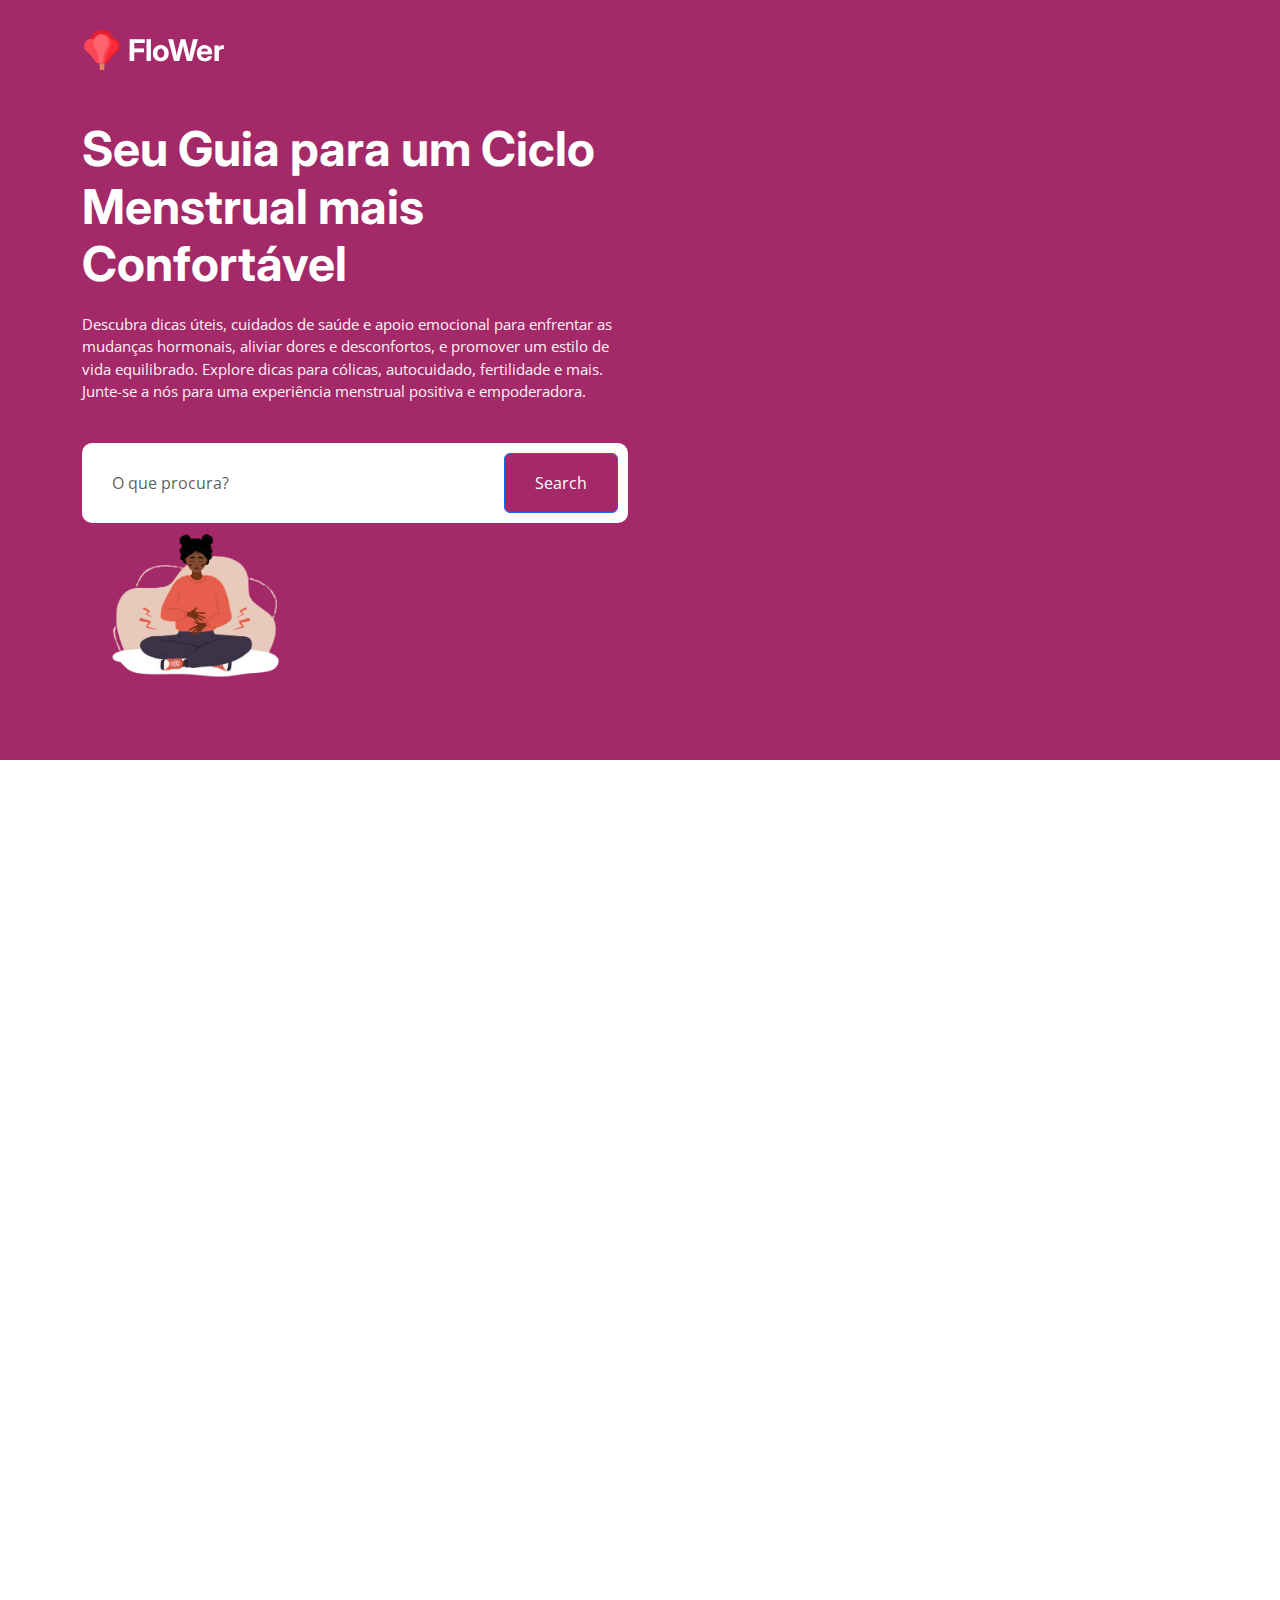
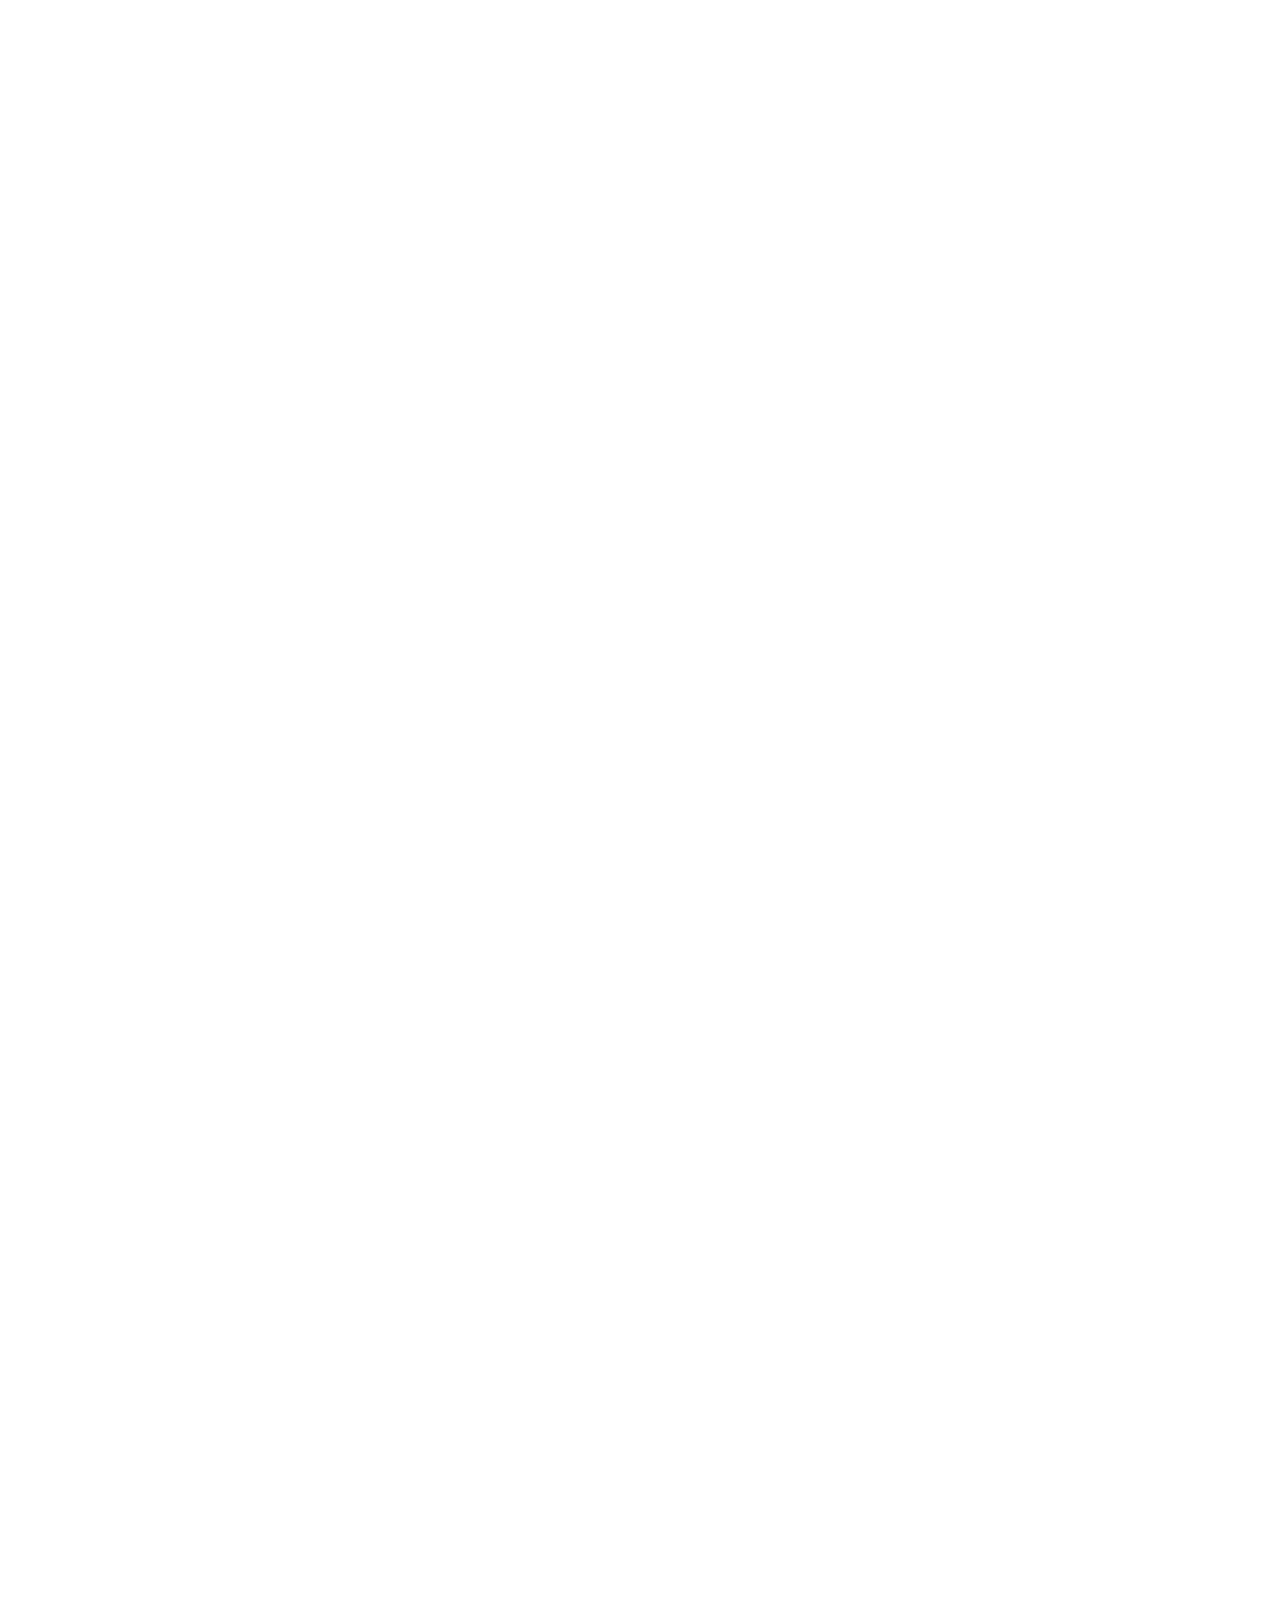
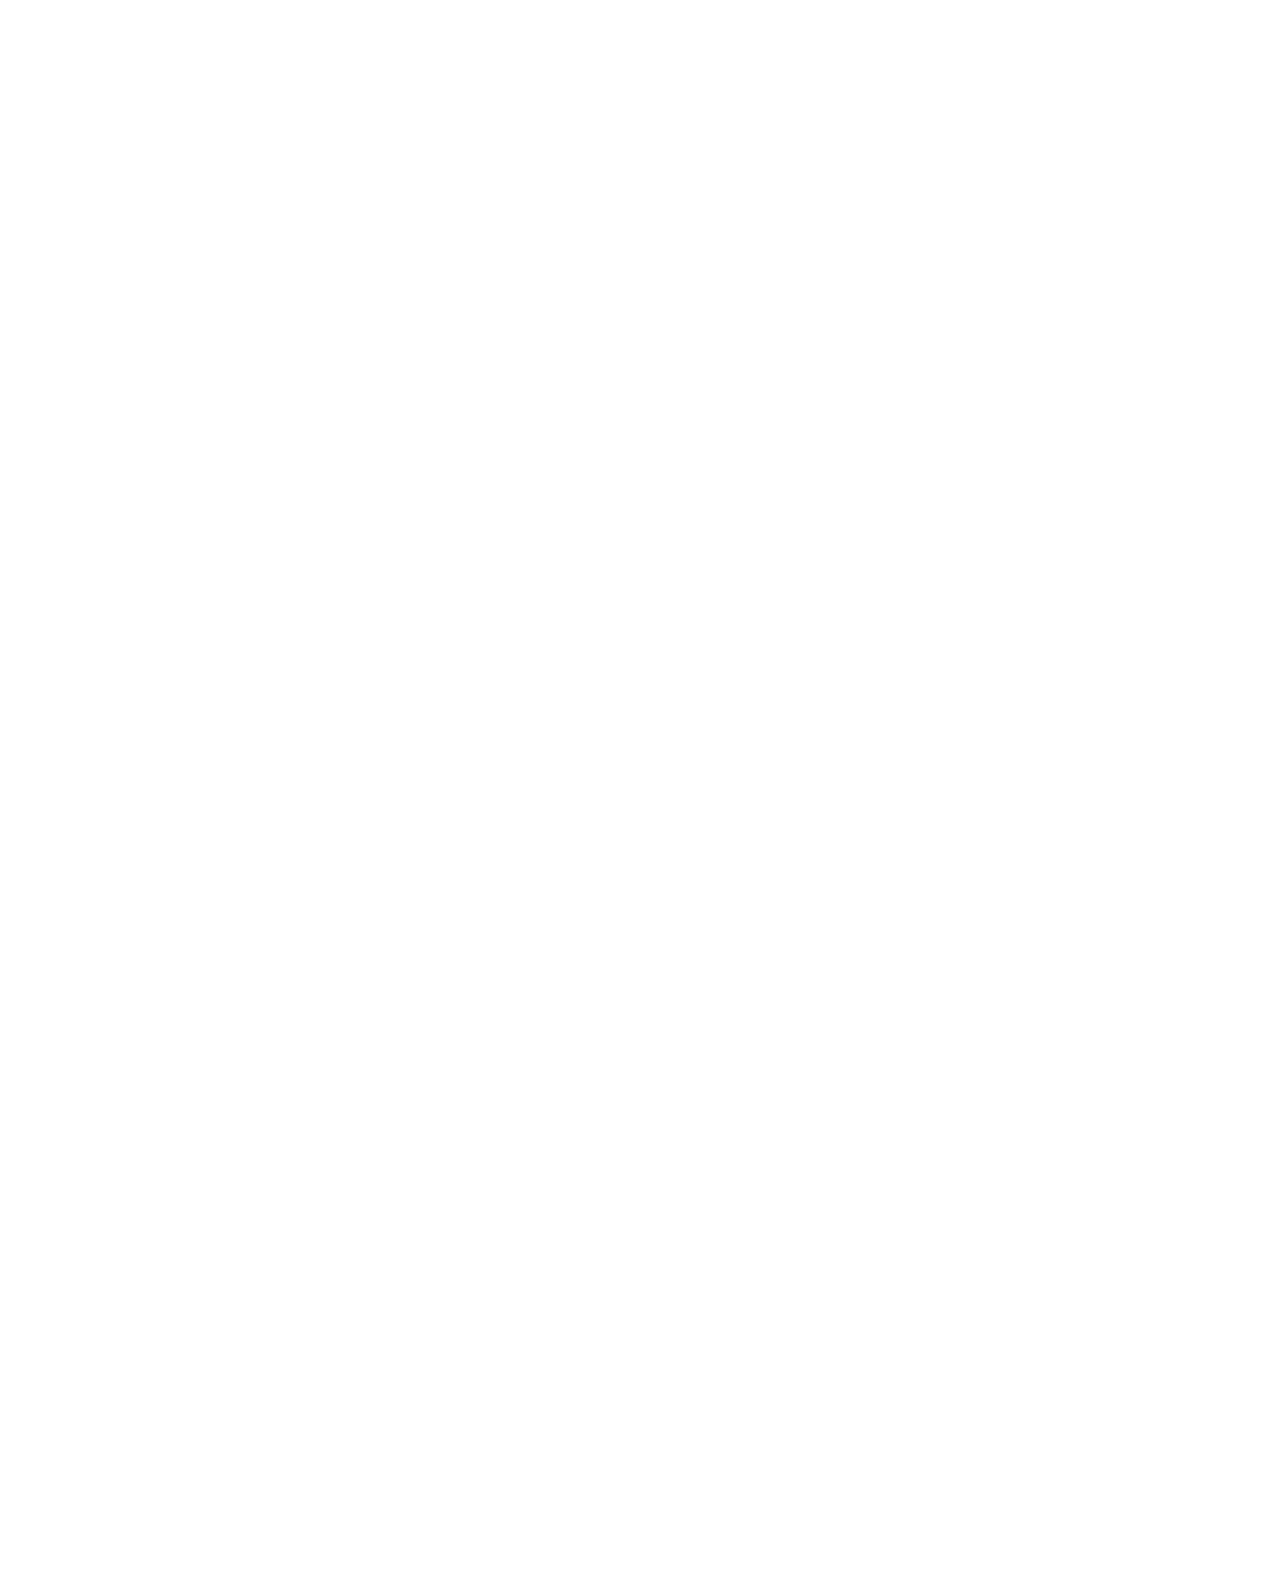
<file: index.html>
<!DOCTYPE html>
<html lang="en">

<head>
  <meta charset="utf-8">
  <meta content="width=device-width, initial-scale=1.0" name="viewport">

  <title>FloWer</title>
  <meta content="" name="description">
  <meta content="" name="keywords">
  <meta name="theme-color" content="#A52968">

  <!-- Favicons -->
  <link href="assets/img/favicon.png" rel="icon">
  <link href="assets/img/apple-touch-icon.png" rel="apple-touch-icon">

  <!-- Google Fonts -->
  <link rel="preconnect" href="https://fonts.googleapis.com">
  <link rel="preconnect" href="https://fonts.gstatic.com" crossorigin>
  <link href="https://fonts.googleapis.com/css2?family=Open+Sans:ital,wght@0,300;0,400;0,500;0,600;0,700;1,300;1,400;1,600;1,700&family=Poppins:ital,wght@0,300;0,400;0,500;0,600;0,700;1,300;1,400;1,500;1,600;1,700&family=Inter:ital,wght@0,300;0,400;0,500;0,600;0,700;1,300;1,400;1,500;1,600;1,700&display=swap" rel="stylesheet">

  <!-- Vendor CSS Files -->
  <link href="assets/vendor/bootstrap/css/bootstrap.min.css" rel="stylesheet">
  <link href="assets/vendor/bootstrap-icons/bootstrap-icons.css" rel="stylesheet">
  <link href="assets/vendor/fontawesome-free/css/all.min.css" rel="stylesheet">
  <link href="assets/vendor/glightbox/css/glightbox.min.css" rel="stylesheet">
  <link href="assets/vendor/swiper/swiper-bundle.min.css" rel="stylesheet">
  <link href="assets/vendor/aos/aos.css" rel="stylesheet">

  <!-- Template Main CSS File -->
  <link href="assets/css/main.css" rel="stylesheet">

  <!--manifest-->
  <link rel="manifest" href="manifest.json">
</head>

<body>

  <!-- ======= Header ======= -->
  <header id="header" class="header d-flex align-items-center fixed-top">
    <div class="container-fluid container-xl d-flex align-items-center justify-content-between">

      <a href="index.html" class="logo d-flex align-items-center"> <img src="assets\img\team\christmas-cyclamen.png"> 
        <h1>FloWer</h1>
      </a>

    </div>
  </header><!-- End Header -->
  <!-- End Header -->

  <!-- ======= Hero Section ======= -->
  <section id="hero" class="hero d-flex align-items-center">
    <div class="container">
      <div class="row gy-4 d-flex justify-content-between">
        <div class="col-lg-6 order-2 order-lg-1 d-flex flex-column justify-content-center">
          <h2 data-aos="fade-up">Seu Guia para um Ciclo Menstrual mais Confortável</h2>
          <p data-aos="fade-up" data-aos-delay="100">Descubra dicas úteis, cuidados de saúde e apoio emocional para enfrentar as mudanças hormonais, aliviar dores e desconfortos, e promover um estilo de vida equilibrado. Explore dicas para cólicas, autocuidado, fertilidade e mais. Junte-se a nós para uma experiência menstrual positiva e empoderadora.</p>

          <form action="#" class="form-search d-flex align-items-stretch mb-3" data-aos="fade-up" data-aos-delay="200">
            <input type="text" class="form-control" placeholder="O que procura?">
            <button type="submit" class="btn btn-primary">Search</button>
          </form>

          <div class="row gy-4" data-aos="fade-up" data-aos-delay="400">
        </div>

        <div class="col-lg-5 order-1 order-lg-2 hero-img" data-aos="zoom-out">
         <img src="assets\img\team\fotoo.jpg" class="img-fluid mb-3 mb-lg-0" alt=""> 
        </div>

      </div>
    </div>
  </section><!-- End Hero Section -->

  <main id="main">

    <!-- ======= Featured Services Section ======= -->
    <section id="featured-services" class="featured-services">
      <div class="container">

        <div class="row gy-4">

          <div class="col-lg-4 col-md-6 service-item d-flex" data-aos="fade-up">
            <div class="icon flex-shrink-0"><img src="assets\img\team\menstrual-cycle (2).png" style="width: 50px; height: 50px;"></div>
            <div>
              <h4 class="title">Guia de Bem-Estar Menstrual</h4>
              <p class="description">Registre o inicio e o fim de cada periodo menstrual, sintomas pré-menstruais, colicas e alterações de humor para obter seu calendario personalizado.</p>
              <a href="#features1" class="readmore stretched-link"><span>Clique aqui</span><i class="bi bi-arrow-right"></i></a>
            </div>
          </div>
          <!-- End Service Item -->

          <div class="col-lg-4 col-md-6 service-item d-flex" data-aos="fade-up" data-aos-delay="100">
            <div class="icon flex-shrink-0"><img src="assets\img\team\world-diabetes-day.png" style="width: 50px; height: 50px;"></div>
            <div>
              <h4 class="title">Profissionais de Saúde</h4>
              <p class="description">Acesse orientações valiosas de profissionais de saúde para melhorar sua experiência com as irritabilidades do seu ciclo menstrual. Este recurso oferece insights médicos e conselhos práticos para gerenciar os sintomas menstruais de forma eficaz e saudável.</p>
              <a href="#features2" class="readmore stretched-link"><span>Clique aqui</span><i class="bi bi-arrow-right"></i></a>
            </div>
          </div><!-- End Service Item -->

          <div class="col-lg-4 col-md-6 service-item d-flex" data-aos="fade-up" data-aos-delay="200">
            <div class="icon flex-shrink-0"><img src="assets\img\team\menstruation (1).png" style="width: 50px; height: 50px;"></div>
            <div>
              <h4 class="title">Depoimentos e Experiências</h4>
              <p class="description">Explore depoimentos reais e experiências compartilhadas por outras pessoas que identificaram seus dias mais férteis e aprenderam a planejar ou evitar a gravidez de forma eficaz. Este recurso oferece insights práticos e histórias inspiradoras para ajudá-lo a navegar em seu próprio ciclo menstrual com confiança.</p>
              <a href="#features3" class="readmore stretched-link"><span>Clique aqui</span><i class="bi bi-arrow-right"></i></a>
            </div>
          </div><!-- End Service Item -->

          <div class="col-lg-4 col-md-6 service-item d-flex" data-aos="fade-up" data-aos-delay="200">
            <div class="icon flex-shrink-0"><img src="assets\img\team\high-blood-sugar.png" style="width: 50px; height: 50px;"></div>
            <div>
              <h4 class="title">Blogs e Artigos</h4>
              <p class="description">Acompanhe blogs e artigos informativos para monitorar os sintomas do seu ciclo menstrual e obtenha uma previsão do seu próximo ciclo. Este recurso oferece uma variedade de conteúdo educativo e dicas úteis para ajudá-lo a entender e gerenciar melhor seu ciclo menstrual.</p>
              <a href="#features4" class="readmore stretched-link"><span>Clique aqui</span><i class="bi bi-arrow-right"></i></a>
            </div>
          </div><!-- End Service Item -->

        
        </div>

      </div>
    </section><!-- End Featured Services Section -->


    <!-- ======= Features Section ======= -->
    <section id="features" class="features">
      <div class="container">

        <div id="features1" class="row gy-4 align-items-center features-item" data-aos="fade-up">

          <div class="col-md-5">
            <img src="assets\img\team\ute.jpg" class="img-fluid" alt="">
          </div>
          <div class="col-md-7">
            <h3>Bem-Estar Menstrual.</h3>

            <h5> Conhecendo seu Corpo:</h5>
            <p class="fst-italic"> Entender o funcionamento do seu corpo durante o ciclo menstrual é fundamental para uma jornada de bem-estar. Exploraremos os diferentes estágios do ciclo menstrual e como eles afetam seu corpo e humor.
            </p>
    
            <h5> Alimentação Saudável:</h5>
            <p class="fst-italic"> Uma dieta balanceada pode fazer toda a diferença no alívio dos sintomas menstruais. Descubra quais alimentos podem ajudar a reduzir cólicas, inchaço e outros desconfortos, além de promover uma saúde hormonal equilibrada.
            </p>
           
            <h5> Exercícios e Atividades Físicas:</h5>
            <p class="fst-italic">A prática regular de exercícios físicos pode proporcionar alívio das dores menstruais, além de melhorar seu humor e bem-estar geral. Vamos compartilhar dicas de atividades físicas adequadas para cada fase do seu ciclo.
            </p>
           
            <h5> Autocuidado e Relaxamento:</h5>
            <p class="fst-italic"> Momentos de autocuidado são essenciais para lidar com os desafios emocionais e físicos do ciclo menstrual. Aprenda técnicas de relaxamento, meditação e outros rituais de autocuidado para se sentir mais calma e equilibrada.
            </p>
           
            <h5> Remédios Naturais e Alternativos: </h5>
            <p class="fst-italic">Explore opções de remédios naturais, como ervas medicinais, óleos essenciais e terapias alternativas, que podem ajudar a aliviar os sintomas menstruais sem efeitos colaterais indesejados.  </p>
        
          </div>
        </div><!-- Features Item -->

        <div id="features2" class="row gy-4 align-items-center features-item" data-aos="fade-up">
          <div class="col-md-5 order-1 order-md-2">
            <img src="assets\img\team\4268349.jpg" class="img-fluid" alt="">
          </div>
          <div class="col-md-7 order-2 order-md-1">
            <h3>Dicas de Profissionais de Saúde: Menstruação e Dúvidas Comuns
            </h3>

            <h5> Fisiologia da Menstruação:</h5>
            <p class="fst-italic"> 
              A menstruação é um processo natural do corpo feminino que ocorre aproximadamente a cada 28 dias. Durante o ciclo menstrual, os níveis hormonais flutuam, levando à ovulação e, eventualmente, à descamação do revestimento uterino, conhecida como menstruação.
            </p>
    
            <h5> Ciclo Menstrual Regular vs. Irregular:</h5>
            <p class="fst-italic"> 
              Um ciclo menstrual regular ocorre a cada 21 a 35 dias, com duração de 2 a 7 dias. Irregularidades podem incluir ciclos mais curtos ou longos, sangramento irregular ou ausência de menstruação, e podem ser causadas por estresse, alterações hormonais, condições médicas ou uso de contraceptivos.
            </p>
           
            <h5> Sintomas e Desconforto:</h5>
            <p class="fst-italic">
              Muitas mulheres experimentam cólicas, dores nas costas, fadiga, dores de cabeça e alterações de humor durante a menstruação. Recomenda-se o uso de analgésicos, compressas quentes e práticas de relaxamento para aliviar esses sintomas.
            </p>
           
            <h5> Higiene Menstrual:</h5>
            <p class="fst-italic"> 
              É importante trocar absorventes ou tampões a cada 4 a 6 horas para evitar infecções. Recomenda-se também o uso de produtos menstruais hipoalergênicos e evitar duchas vaginais, que podem perturbar o equilíbrio bacteriano natural.
            </p>
           
            <h5> Contracepção: </h5>
            <p class="fst-italic">
              Existem várias opções contraceptivas, incluindo pílulas anticoncepcionais, DIU, adesivos, injeções e preservativos. O uso de contraceptivos hormonais pode afetar o padrão menstrual, tornando-o mais leve, mais regular ou até mesmo eliminando a menstruação.
            </p>
        
          </div>
        </div><!-- Features Item -->

        <div id="features3" class="row gy-4 align-items-center features-item" data-aos="fade-up">
          <div class="col-md-5">
            <img src="assets\img\team\25006224_7017199.jpg" class="img-fluid" alt="">
          </div>
          <div class="col-md-7">
            <h3>Depoimentos e Experiências</h3>
            <p><i class="bi bi-check"></i>Descobrindo a Menstruação como um Sinal de Saúde:</p>
            <ul>
              <li></i> Marina costumava encarar sua menstruação como uma inconveniência mensal, até perceber que irregularidades em seu ciclo podiam estar relacionadas a problemas de saúde subjacentes. Ao buscar orientação médica, descobriu que suas variações hormonais estavam ligadas a desequilíbrios alimentares e estresse crônico. Com mudanças na dieta, práticas de autocuidado e acompanhamento médico regular, Marina aprendeu a ver sua menstruação como um indicador vital de sua saúde geral.
              </li>
            <p><i class="bi bi-check"></i> Aprendendo a Gerenciar o PMS:</p>
              <li>Gabriela costumava ser dominada por sintomas pré-menstruais intensos, como mudanças de humor repentinas e dores físicas debilitantes. No entanto, ao longo dos anos, ela aprendeu a reconhecer os sinais de seu PMS e a adotar estratégias de autocuidado, como meditação, exercícios suaves e suplementos naturais, que a ajudaram a controlar seus sintomas e a encontrar equilíbrio emocional antes da menstruação.</li>
              </li>
           
            </ul>
          </div>
        </div><!-- Features Item -->

        <div id="features4" class="row gy-4 align-items-center features-item" data-aos="fade-up">
          <div class="col-md-5 order-1 order-md-2">
            <img src="assets\img\team\art.jpg" class="img-fluid" alt="">
          </div>
          <div class="col-md-7 order-2 order-md-1">
            <h3>Blogs e Artigos</h3>
            <p class="fst-italic"> <b>Desmistificando mitos sobre a menstruação: </b>Uma análise dos mitos comuns relacionados à menstruação e à saúde menstrual, oferecendo informações precisas e baseadas em evidências para dissipar equívocos comuns.
            </p>
            <p class="fst-italic"> <b>Saúde menstrual em diferentes fases da vida:</b> Um olhar abrangente sobre como a menstruação e a saúde menstrual mudam ao longo da vida de uma mulher, desde a adolescência até a menopausa.
             </p>
            <p class="fst-italic"><b>Menstruação e exercício físico: como se manter ativa durante o ciclo menstrual:</b>Dicas e orientações sobre como adaptar sua rotina de exercícios para cada fase do ciclo menstrual, maximizando os benefícios do exercício e minimizando o desconforto.
             </p>
            <p class="fst-italic"><b>O impacto dos hormônios no humor durante o ciclo menstrual: </b>Uma análise dos efeitos dos hormônios menstruais nas emoções e no bem-estar mental, e estratégias para lidar com as flutuações de humor ao longo do ciclo.
             </p>

            </div>
        </div><!-- Features Item -->

      </div>
    </section><!-- End Features Section -->

      <!-- ======= Frequently Asked Questions Section ======= -->
      <section id="faq" class="faq">
        <div class="container" data-aos="fade-up">
  
          <div class="section-header">
            <span>Perguntas Frequentes</span>
            <h3>Perguntas Frequentes</h3>
  
          </div>
  
          <div class="row justify-content-center" data-aos="fade-up" data-aos-delay="200">
            <div class="col-lg-10">
  
              <div class="accordion accordion-flush" id="faqlist">
  
                <div class="accordion-item">
                  <h3 class="accordion-header">
                    <button class="accordion-button collapsed" type="button" data-bs-toggle="collapse" data-bs-target="#faq-content-1">
                      <i class="bi bi-question-circle question-icon"></i>
                      Quais são os sintomas comuns da menopausa e como gerenciá-los?
                    </button>
                  </h3>
                  <div id="faq-content-1" class="accordion-collapse collapse" data-bs-parent="#faqlist">
                    <div class="accordion-body">
                      Os sintomas comuns da menopausa incluem ondas de calor, suores noturnos, alterações de humor, insônia, ressecamento vaginal e diminuição da libido. Esses sintomas podem ser gerenciados por meio de terapias hormonais prescritas pelo médico, mudanças na dieta e estilo de vida, e técnicas de relaxamento como yoga e meditação.                    </div>
                  </div>
                </div><!-- # Faq item-->
  
                <div class="accordion-item">
                  <h3 class="accordion-header">
                    <button class="accordion-button collapsed" type="button" data-bs-toggle="collapse" data-bs-target="#faq-content-2">
                      <i class="bi bi-question-circle question-icon"></i>
                      Como calcular o período fértil?
                    </button>
                  </h3>
                  <div id="faq-content-2" class="accordion-collapse collapse" data-bs-parent="#faqlist">
                    <div class="accordion-body">
                      Para calcular o período fértil, você pode usar métodos como o calendário menstrual, observar mudanças na temperatura basal do corpo, e monitorar as mudanças na consistência e quantidade do muco cervical. Existem também aplicativos móveis disponíveis que ajudam a calcular o período fértil com base no ciclo menstrual.                    </div>
                  </div>
                </div><!-- # Faq item-->
  
                <div class="accordion-item">
                  <h3 class="accordion-header">
                    <button class="accordion-button collapsed" type="button" data-bs-toggle="collapse" data-bs-target="#faq-content-3">
                      <i class="bi bi-question-circle question-icon"></i>
                      Quais são as opções de tratamento para a síndrome pré-menstrual (TPM)?
                    </button>
                  </h3>
                  <div id="faq-content-3" class="accordion-collapse collapse" data-bs-parent="#faqlist">
                    <div class="accordion-body">
                      As opções de tratamento para a TPM incluem mudanças na dieta e no estilo de vida, como reduzir o consumo de sal, cafeína e álcool, praticar exercícios físicos regularmente, e técnicas de relaxamento como meditação e respiração profunda. Em casos mais graves, pode ser necessário o uso de medicamentos prescritos pelo médico.                    </div>
                  </div>
                </div><!-- # Faq item-->
  
                <div class="accordion-item">
                  <h3 class="accordion-header">
                    <button class="accordion-button collapsed" type="button" data-bs-toggle="collapse" data-bs-target="#faq-content-4">
                      <i class="bi bi-question-circle question-icon"></i>
                      Quais são os sinais de alerta de um ciclo menstrual irregular?
                    </button>
                  </h3>
                  <div id="faq-content-4" class="accordion-collapse collapse" data-bs-parent="#faqlist">
                    <div class="accordion-body">
                      <i class="bi bi-question-circle question-icon"></i>
                      Os sinais de alerta de um ciclo menstrual irregular incluem a ausência de menstruação por mais de 35 dias, menstruação muito frequente (menos de 21 dias entre os ciclos), menstruação muito prolongada (mais de 7 dias), e sangramento excessivamente intenso ou acompanhado de dor severa.                    </div>
                  </div>
                </div><!-- # Faq item-->
  
                <div class="accordion-item">
                  <h3 class="accordion-header">
                    <button class="accordion-button collapsed" type="button" data-bs-toggle="collapse" data-bs-target="#faq-content-5">
                      <i class="bi bi-question-circle question-icon"></i>
                      Como aliviar cólicas menstruais naturalmente?
                    </button>
                  </h3>
                  <div id="faq-content-5" class="accordion-collapse collapse" data-bs-parent="#faqlist">
                    <div class="accordion-body">
                      Para aliviar cólicas menstruais naturalmente, você pode experimentar técnicas como aplicar calor na região abdominal, praticar exercícios físicos leves, consumir chás de ervas como camomila ou gengibre, e adotar uma dieta rica em fibras e antioxidantes.                    </div>
                  </div>
                </div><!-- # Faq item-->
  
              </div>
  
            </div>
          </div>
  
        </div>
      </section><!-- End Frequently Asked Questions Section -->

  <a href="#" class="scroll-top d-flex align-items-center justify-content-center"><i class="bi bi-arrow-up-short"></i></a>

  <div id="preloader"></div>

  <!-- Vendor JS Files -->
  <script src="assets/vendor/bootstrap/js/bootstrap.bundle.min.js"></script>
  <script src="assets/vendor/purecounter/purecounter_vanilla.js"></script>
  <script src="assets/vendor/glightbox/js/glightbox.min.js"></script>
  <script src="assets/vendor/swiper/swiper-bundle.min.js"></script>
  <script src="assets/vendor/aos/aos.js"></script>
  <script src="assets/vendor/php-email-form/validate.js"></script>

  <!-- Template Main JS File -->
  <script src="assets/js/main.js"></script>

  <script>
    if ('serviceWorker' in navigator) {
        window.addEventListener('load', function() {
        navigator.serviceWorker.register('/sw.js').then(function(registration) {
          // Registration was successful
          console.log('ServiceWorker registration successful');
        }, function(err) {
          // Registration failed
          console.log('ServiceWorker registration failed: ', err);
        });
        });
}
</script>

</body>

</html>
</file>
<file: assets/css/main.css>
/**
* Template Name: Logis
* Updated: Mar 12 2024 with Bootstrap v5.3.3
* Template URL: https://bootstrapmade.com/logis-bootstrap-logistics-website-template/
* Author: BootstrapMade.com
* License: https://bootstrapmade.com/license/
*/

/*--------------------------------------------------------------
# Set main reusable colors and fonts using CSS variables
# Learn more about CSS variables at https://developer.mozilla.org/en-US/docs/Web/CSS/Using_CSS_custom_properties
--------------------------------------------------------------*/
/* Fonts */
:root {
  --font-default: "Open Sans", system-ui, -apple-system, "Segoe UI", Roboto, "Helvetica Neue", Arial, "Noto Sans", "Liberation Sans", sans-serif, "Apple Color Emoji", "Segoe UI Emoji", "Segoe UI Symbol", "Noto Color Emoji";
  --font-primary: "Inter", sans-serif;
  --font-secondary: "Poppins", sans-serif;
}

/* Colors */
:root {
  --color-default: #0a0d13;
  --color-primary: #A52968;
  --color-secondary: #A52968;
}

/* Smooth scroll behavior */
:root {
  scroll-behavior: smooth;
}

/*--------------------------------------------------------------
# General
--------------------------------------------------------------*/
body {
  font-family: var(--font-default);
  color: var(--color-default);
}

a {
  color: var(--color-primary);
  text-decoration: none;
}

a:hover {
  color: #F58CAA;
  text-decoration: none;
}

h1,
h2,
h3,
h4,
h5,
h6 {
  font-family: var(--font-primary);
}

/*--------------------------------------------------------------
# Sections & Section Header
--------------------------------------------------------------*/
section {
  padding: 80px 0;
  overflow: hidden;
}




/*--------------------------------------------------------------
# Scroll top button
--------------------------------------------------------------*/
.scroll-top {
  position: fixed;
  visibility: hidden;
  opacity: 0;
  right: 15px;
  bottom: 15px;
  z-index: 99999;
  background: var(--color-primary);
  width: 40px;
  height: 40px;
  border-radius: 4px;
  transition: all 0.4s;
}

.scroll-top i {
  font-size: 24px;
  color: #fff;
  line-height: 0;
}

.scroll-top:hover {
  background: rgba(212, 67, 115, 0.8);
  color: #fff;
}

.scroll-top.active {
  visibility: visible;
  opacity: 1;
}



/*--------------------------------------------------------------
# Disable aos animation delay on mobile devices
--------------------------------------------------------------*/
@media screen and (max-width: 768px) {
  [data-aos-delay] {
    transition-delay: 0 !important;
  }
}

/*--------------------------------------------------------------
# Header
--------------------------------------------------------------*/
.header {
  transition: all 0.5s;
  z-index: 997;
  padding: 30px 0;
}

.header.sticked {
  background: #A52968;
  padding: 15px 0;
  box-shadow: 0px 2px 20px rgba(14, 29, 52, 0.1);
}

.header .logo img {
  max-height: 40px;
  margin-right: 6px;
}

.header .logo h1 {
  font-size: 30px;
  margin: 0;
  font-weight: 700;
  color: #fff;
  font-family: var(--font-primary);
}

/*--------------------------------------------------------------
# Desktop Navigation
--------------------------------------------------------------*/
@media (min-width: 1280px) {
  .navbar {
    padding: 0;
  }

  .navbar ul {
    margin: 0;
    padding: 0;
    display: flex;
    list-style: none;
    align-items: center;
  }

  .navbar li {
    position: relative;
  }

  .navbar a,
  .navbar a:focus {
    display: flex;
    align-items: center;
    justify-content: space-between;
    padding: 10px 0 10px 30px;
    font-family: var(--font-primary);
    font-size: 16px;
    font-weight: 400;
    color: rgba(255, 255, 255, 0.6);
    white-space: nowrap;
    transition: 0.3s;
  }

  .navbar a i,
  .navbar a:focus i {
    font-size: 12px;
    line-height: 0;
    margin-left: 5px;
  }

  .navbar a:hover,
  .navbar .active,
  .navbar .active:focus,
  .navbar li:hover>a {
    color: #fff;
  }

  .navbar .get-a-quote,
  .navbar .get-a-quote:focus {
    background: var(--color-primary);
    padding: 8px 20px;
    margin-left: 30px;
    border-radius: 4px;
    color: #fff;
  }

  .navbar .get-a-quote:hover,
  .navbar .get-a-quote:focus:hover {
    color: #fff;
    background: #FFC0C6;
  }

  .navbar .dropdown ul {
    display: block;
    position: absolute;
    left: 14px;
    top: calc(100% + 30px);
    margin: 0;
    padding: 10px 0;
    z-index: 99;
    opacity: 0;
    visibility: hidden;
    background: #fff;
    box-shadow: 0px 0px 30px rgba(127, 137, 161, 0.25);
    transition: 0.3s;
    border-radius: 4px;
  }

  .navbar .dropdown ul li {
    min-width: 200px;
  }

  .navbar .dropdown ul a {
    padding: 10px 20px;
    font-size: 15px;
    text-transform: none;
    font-weight: 400;
    color: var(--color-secondary);
  }

  .navbar .dropdown ul a i {
    font-size: 12px;
  }

  .navbar .dropdown ul a:hover,
  .navbar .dropdown ul .active:hover,
  .navbar .dropdown ul li:hover>a {
    color: var(--color-primary);
  }

  .navbar .dropdown:hover>ul {
    opacity: 1;
    top: 100%;
    visibility: visible;
  }

  .navbar .dropdown .dropdown ul {
    top: 0;
    left: calc(100% - 30px);
    visibility: hidden;
  }

  .navbar .dropdown .dropdown:hover>ul {
    opacity: 1;
    top: 0;
    left: 100%;
    visibility: visible;
  }
}

@media (min-width: 1280px) and (max-width: 1366px) {
  .navbar .dropdown .dropdown ul {
    left: -90%;
  }

  .navbar .dropdown .dropdown:hover>ul {
    left: -100%;
  }
}

@media (min-width: 1280px) {

  .mobile-nav-show,
  .mobile-nav-hide {
    display: none;
  }
}

/*--------------------------------------------------------------
# Mobile Navigation
--------------------------------------------------------------*/
@media (max-width: 1279px) {

  .mobile-nav-show {
    color: #fff;
    font-size: 28px;
    cursor: pointer;
    line-height: 0;
    transition: 0.5s;
    z-index: 9999;
    margin-right: 10px;
  }

  .mobile-nav-hide {
    color: #fff;
    font-size: 32px;
    cursor: pointer;
    line-height: 0;
    transition: 0.5s;
    position: fixed;
    right: 20px;
    top: 20px;
    z-index: 9999;
  }

  .mobile-nav-active {
    overflow: hidden;
  }

  .mobile-nav-active .navbar {
    right: 0;
  }

  .mobile-nav-active .navbar:before {
    content: "";
    position: fixed;
    inset: 0;
    background: rgba(14, 29, 52, 0.8);
    z-index: 9996;
  }
}

/*--------------------------------------------------------------
# Featured Services Section
--------------------------------------------------------------*/
.featured-services .service-item {
  position: relative;
  height: 100%;
  margin-bottom: 20px;
}

.featured-services .service-item .icon {
  margin-right: 20px;
}

.featured-services .service-item .icon i {
  color: #A52968;
  font-size: 48px;
  transition: 0.3s;
}

.featured-services .service-item:hover .icon {
  background: #fff;
}

.featured-services .service-item:hover .icon i {
  color: var(--color-primary);
}

.featured-services .service-item .title {
  font-weight: 700;
  margin-bottom: 10px;
  font-size: 20px;
  color: var(--color-secondary);
  transition: 0.3s;
}

.featured-services .service-item .description {
  font-size: 15px;
  color: #132848;
  margin-bottom: 10px;
}

.featured-services .service-item .readmore {
  display: flex;
  align-items: center;
  color: var(--color-secondary);
  transition: 0.3s;
  font-weight: 700;
  font-size: 14px;
}

.featured-services .service-item .readmore i {
  margin-left: 8px;
}

.featured-services .service-item:hover .title,
.featured-services .service-item:hover .readmore,
.featured-services .service-item:hover .icon i {
  color: var(--color-primary);
}

/*--------------------------------------------------------------
# Features Section
--------------------------------------------------------------*/
.features {
  padding-top: 80px;
}

.features .features-item+.features-item {
  margin-top: 100px;
}

@media (max-width: 640px) {
  .features .features-item+.features-item {
    margin-top: 40px;
  }
}

.features .features-item h3 {
  font-weight: 600;
  font-size: 26px;
  color: #A52968;
}
.features .features-item h5 {
  color: #A52968;
}
.features .features-item b {
  color: #A52968;
}


.features .features-item ul {
  list-style: none;
  padding: 0;
}

.features .features-item ul li {
  padding-bottom: 10px;
}

.features .features-item ul li:last-child {
  padding-bottom: 0;
}

.features .features-item ul i {
  font-size: 20px;
  padding-right: 4px;
  color: var(--color-primary);
}

.features .features-item p:last-child {
  margin-bottom: 0;

}


/*--------------------------------------------------------------
# Frequently Asked Questions Section
--------------------------------------------------------------*/
.faq {
  padding-top: 80px;
}

.faq .accordion-item {
  border: 0;
  margin-bottom: 10px;
}

.faq .accordion-collapse {
  border: 0;
}

.faq .accordion-button {
  padding: 15px 30px 20px 60px;
  font-weight: 600;
  border: 0;
  font-size: 18px;
  color: #A52968;
  text-align: left;
  background: rgba(14, 29, 52, 0.03);
  border-radius: 5px;
}

.faq .accordion-button:focus {
  box-shadow: none;
}

.faq .accordion-button:not(.collapsed) {
  color: var(--color-primary);
  border-bottom: 0;
  box-shadow: none;
}

.faq .question-icon {
  position: absolute;
  top: 14px;
  left: 25px;
  font-size: 20px;
  color: var(--color-primary);
}

.faq .accordion-button:after {
  position: absolute;
  right: 15px;
  top: 15px;
}

.faq .accordion-body {
  padding: 0 30px 25px 60px;
  border: 0;
  background: rgba(14, 29, 52, 0.03);
  border-radius: 5px;
}




/*--------------------------------------------------------------
# Hero Section
--------------------------------------------------------------*/
.hero {
  width: 100%;
  min-height: 50vh;
  background-color: #A42968;
  background-size: cover;
  background-position: center;
  position: relative;
  padding: 120px 0 60px 0;
  color: #FFF1F6;
}

.hero h2 {
  margin-bottom: 20px;
  padding: 0;
  font-size: 48px;
  font-weight: 700;
  color: #fff;
}

@media (max-width: 575px) {
  .hero h2 {
    font-size: 30px;
  }
}

.hero p {
  font-size: 15px;
  font-weight: 400;
  margin-bottom: 40px;
}

.hero form {
  background: #fff;
  padding: 10px;
  border-radius: 10px;
}

.hero form .form-control {
  padding-top: 18px;
  padding-bottom: 18px;
  padding-left: 20px;
  padding-right: 20px;
  border: none;
  margin-right: 10px;
  border: none !important;
  background: none !important;
}

.hero form .form-control:hover,
.hero form .form-control:focus {
  outline: none;
  box-shadow: none;
}

.hero form .btn-primary {
  background-color: var(--color-primary);
  padding: 15px 30px;
}

.hero form .btn-primary:hover {
  background-color: #FFC0C6;
}

.hero .stats-item {
  padding: 30px;
  width: 100%;
}

.hero .stats-item span {
  font-size: 32px;
  display: block;
  font-weight: 700;
  margin-bottom: 15px;
  padding-bottom: 15px;
  position: relative;
}

.hero .stats-item span:after {
  content: "";
  position: absolute;
  display: block;
  width: 20px;
  height: 3px;
  background: var(--color-primary);
  left: 0;
  right: 0;
  bottom: 0;
  margin: auto;
}

.hero .stats-item p {
  padding: 0;
  margin: 0;
  font-family: var(--font-primary);
  font-size: 15px;
  font-weight: 600;
}
</file>
